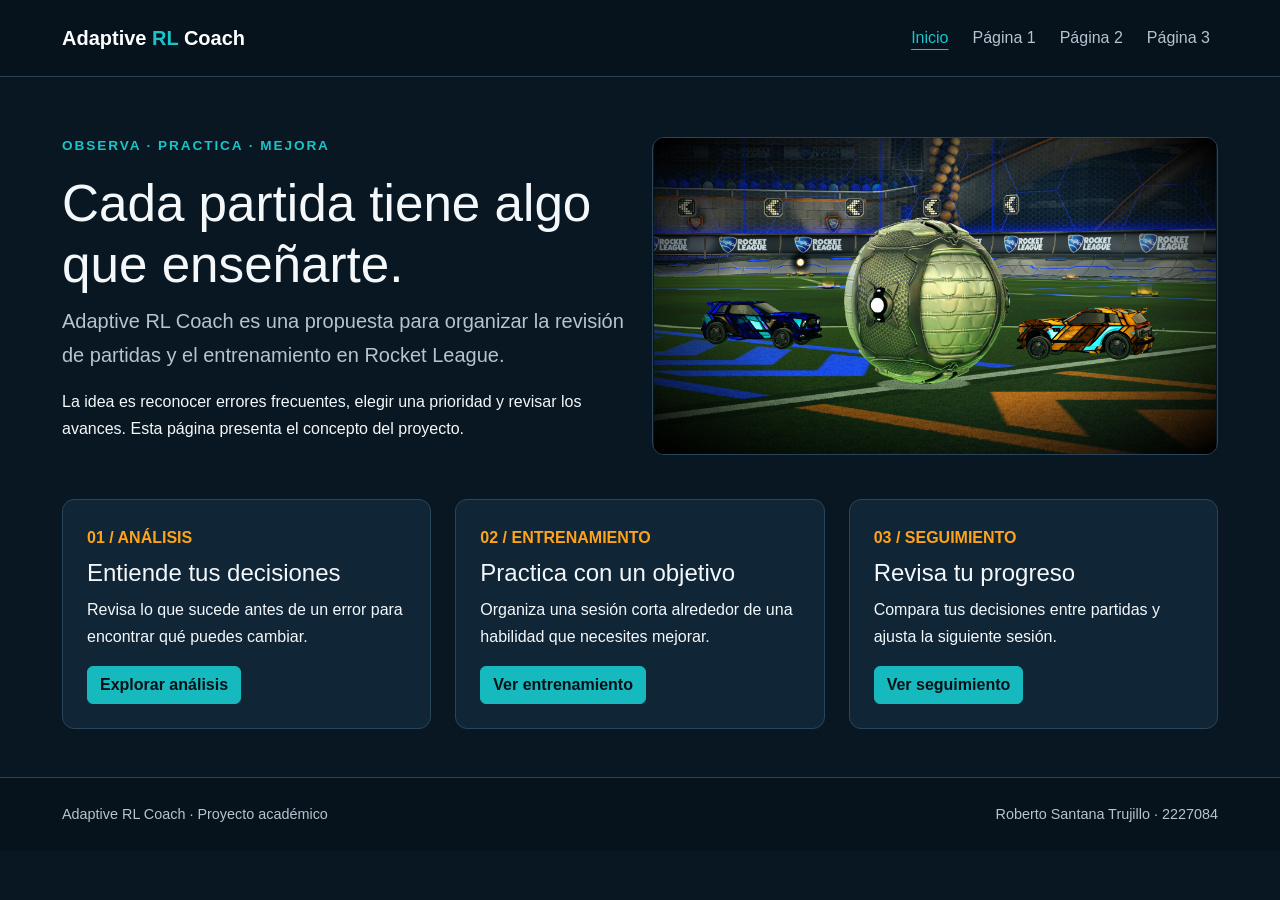
<file: index.html>
<!DOCTYPE html>
<html lang="es">
<head>
    <meta charset="UTF-8">
    <meta name="viewport" content="width=device-width, initial-scale=1.0">
    <meta name="description" content="Concepto de Adaptive RL Coach: revisión de partidas, entrenamiento y seguimiento en Rocket League.">
    <title>Inicio | Adaptive RL Coach</title>
    <link rel="stylesheet" href="vendor/bootstrap.min.css">
    <link rel="stylesheet" href="css/estilos.css">
</head>
<body>
    <!-- El menú se despliega con el botón en pantallas pequeñas. -->
    <nav class="navbar navbar-expand-md navbar-dark" aria-label="Navegación principal">
        <div class="container py-2">
            <a class="navbar-brand" href="index.html">Adaptive <span>RL</span> Coach</a>
            <button class="navbar-toggler" type="button" data-bs-toggle="collapse" data-bs-target="#menuPrincipal" aria-controls="menuPrincipal" aria-expanded="false" aria-label="Abrir o cerrar menú">
                <span class="navbar-toggler-icon"></span>
            </button>
            <div class="collapse navbar-collapse" id="menuPrincipal">
                <ul class="navbar-nav ms-auto gap-md-2">
                <li class="nav-item"><a class="nav-link active" href="index.html" aria-current="page">Inicio</a></li>
                <li class="nav-item"><a class="nav-link" href="pagina1.html">Página 1</a></li>
                <li class="nav-item"><a class="nav-link" href="pagina2.html">Página 2</a></li>
                <li class="nav-item"><a class="nav-link" href="pagina3.html">Página 3</a></li>
                </ul>
            </div>
        </div>
    </nav>
    <main class="container pb-5">
        <header class="portada portada-inicio">
            <div class="row align-items-center g-4">
                <div class="col-lg-6">
                    <div class="etiqueta">Observa · Practica · Mejora</div>
                    <h1 class="display-4 mt-3">Cada partida tiene algo que enseñarte.</h1>
                    <p class="lead texto-secundario">Adaptive RL Coach es una propuesta para organizar la revisión de partidas y el entrenamiento en Rocket League.</p>
                    <p>La idea es reconocer errores frecuentes, elegir una prioridad y revisar los avances. Esta página presenta el concepto del proyecto.</p>
                </div>
                <div class="col-lg-6">
                    <img src="images/replay-analysis.png" class="imagen-portada" alt="Dos autos frente al balón en una cancha de Rocket League" width="1920" height="1080">
                </div>
            </div>
        </header>
        <section class="row g-4" aria-label="Secciones del proyecto">
            <div class="col-md-4"><div class="panel h-100"><div class="numero">01 / ANÁLISIS</div><h2 class="h4 mt-2">Entiende tus decisiones</h2><p>Revisa lo que sucede antes de un error para encontrar qué puedes cambiar.</p><a class="btn btn-primary" href="pagina1.html">Explorar análisis</a></div></div>
            <div class="col-md-4"><div class="panel h-100"><div class="numero">02 / ENTRENAMIENTO</div><h2 class="h4 mt-2">Practica con un objetivo</h2><p>Organiza una sesión corta alrededor de una habilidad que necesites mejorar.</p><a class="btn btn-primary" href="pagina2.html">Ver entrenamiento</a></div></div>
            <div class="col-md-4"><div class="panel h-100"><div class="numero">03 / SEGUIMIENTO</div><h2 class="h4 mt-2">Revisa tu progreso</h2><p>Compara tus decisiones entre partidas y ajusta la siguiente sesión.</p><a class="btn btn-primary" href="pagina3.html">Ver seguimiento</a></div></div>
        </section>
    </main>
    <footer class="py-4">
        <div class="container d-flex flex-wrap justify-content-between gap-2">
            <span>Adaptive RL Coach · Proyecto académico</span>
            <span>Roberto Santana Trujillo · 2227084</span>
        </div>
    </footer>
    <!-- La biblioteca local permite usar el menú y los componentes sin internet. -->
    <script src="vendor/bootstrap.bundle.min.js"></script>
</body>
</html>
</file>
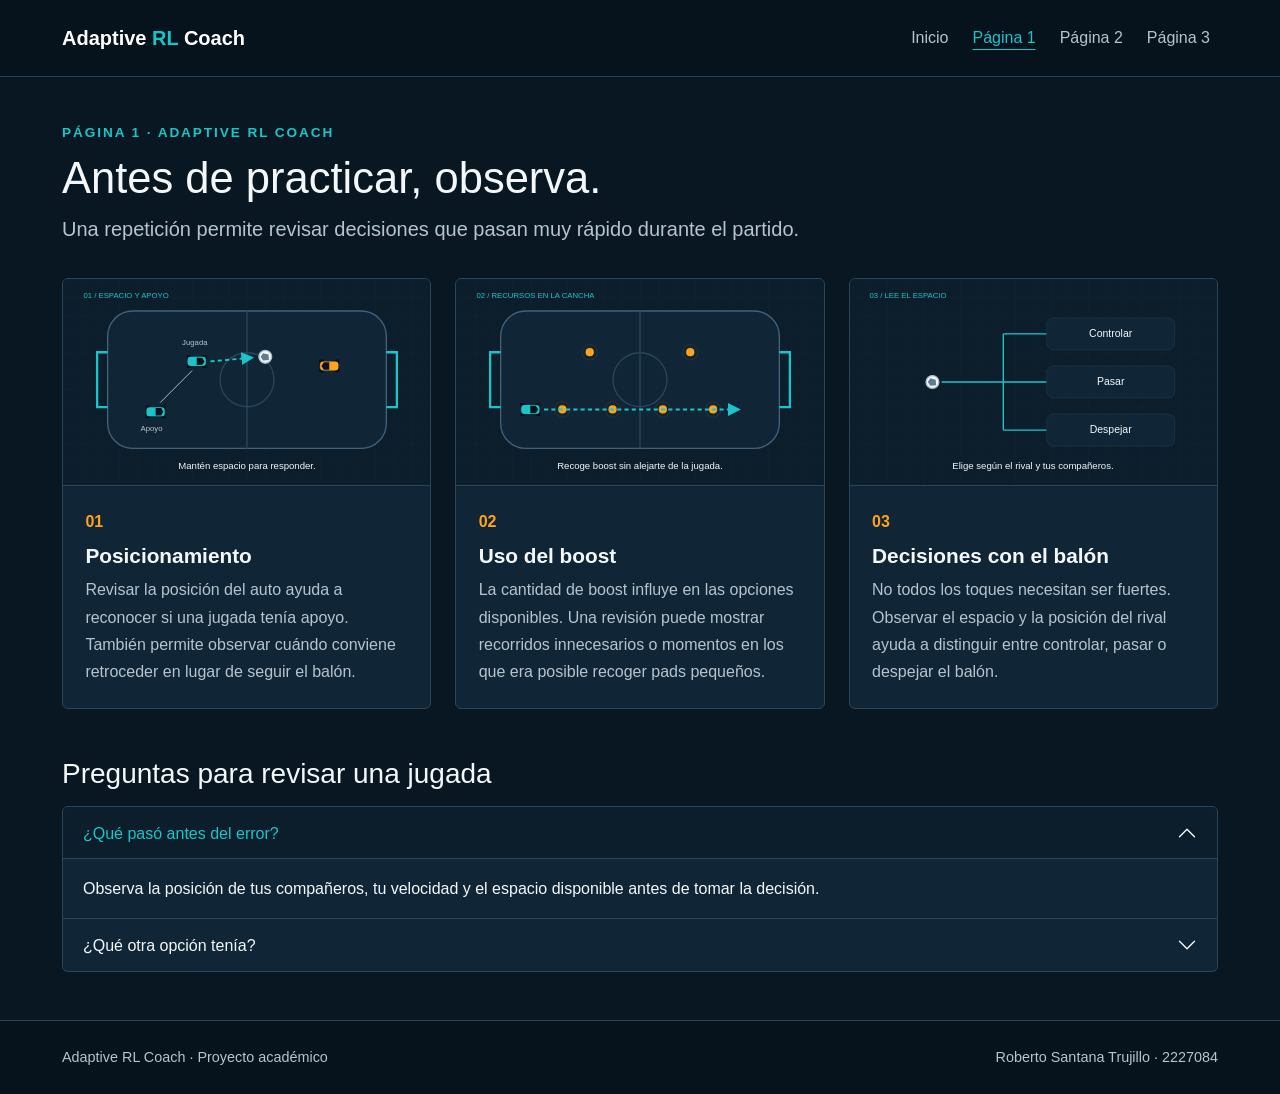
<file: pagina1.html>
<!DOCTYPE html>
<html lang="es">
<head>
    <meta charset="UTF-8">
    <meta name="viewport" content="width=device-width, initial-scale=1.0">
    <meta name="description" content="Concepto de Adaptive RL Coach: revisión de partidas, entrenamiento y seguimiento en Rocket League.">
    <title>Análisis de partidas | Adaptive RL Coach</title>
    <link rel="stylesheet" href="vendor/bootstrap.min.css">
    <link rel="stylesheet" href="css/estilos.css">
</head>
<body>
    <!-- El menú se despliega con el botón en pantallas pequeñas. -->
    <nav class="navbar navbar-expand-md navbar-dark" aria-label="Navegación principal">
        <div class="container py-2">
            <a class="navbar-brand" href="index.html">Adaptive <span>RL</span> Coach</a>
            <button class="navbar-toggler" type="button" data-bs-toggle="collapse" data-bs-target="#menuPrincipal" aria-controls="menuPrincipal" aria-expanded="false" aria-label="Abrir o cerrar menú">
                <span class="navbar-toggler-icon"></span>
            </button>
            <div class="collapse navbar-collapse" id="menuPrincipal">
                <ul class="navbar-nav ms-auto gap-md-2">
                <li class="nav-item"><a class="nav-link" href="index.html">Inicio</a></li>
                <li class="nav-item"><a class="nav-link active" href="pagina1.html" aria-current="page">Página 1</a></li>
                <li class="nav-item"><a class="nav-link" href="pagina2.html">Página 2</a></li>
                <li class="nav-item"><a class="nav-link" href="pagina3.html">Página 3</a></li>
                </ul>
            </div>
        </div>
    </nav>
    <main class="container pb-5">
        <header class="portada">
            <div class="etiqueta">Página 1 · Adaptive RL Coach</div>
            <h1 class="display-5 mt-2">Antes de practicar, observa.</h1>
            <p class="lead texto-secundario mb-0">Una repetición permite revisar decisiones que pasan muy rápido durante el partido.</p>
        </header>
        <!-- Componente Bootstrap: tarjetas. -->
        <section class="row g-4 mb-5" aria-label="Aspectos para revisar">
            <article class="col-md-4">
                <div class="card">
                    <img src="images/posicionamiento.svg" class="card-img-top" alt="Esquema de dos autos que mantienen espacio para apoyar una jugada" width="800" height="450">
                    <div class="card-body"><span class="numero">01</span><h2 class="card-title mt-2">Posicionamiento</h2><p class="card-text">Revisar la posición del auto ayuda a reconocer si una jugada tenía apoyo. También permite observar cuándo conviene retroceder en lugar de seguir el balón.</p></div>
                </div>
            </article>
            <article class="col-md-4">
                <div class="card">
                    <img src="images/boost.svg" class="card-img-top" alt="Ruta por pads pequeños de boost sin alejarse de la jugada" width="800" height="450">
                    <div class="card-body"><span class="numero">02</span><h2 class="card-title mt-2">Uso del boost</h2><p class="card-text">La cantidad de boost influye en las opciones disponibles. Una revisión puede mostrar recorridos innecesarios o momentos en los que era posible recoger pads pequeños.</p></div>
                </div>
            </article>
            <article class="col-md-4">
                <div class="card">
                    <img src="images/decisiones.svg" class="card-img-top" alt="Opciones de controlar, pasar o despejar al recibir el balón" width="800" height="450">
                    <div class="card-body"><span class="numero">03</span><h2 class="card-title mt-2">Decisiones con el balón</h2><p class="card-text">No todos los toques necesitan ser fuertes. Observar el espacio y la posición del rival ayuda a distinguir entre controlar, pasar o despejar el balón.</p></div>
                </div>
            </article>
        </section>
        <section aria-labelledby="preguntasRevision">
            <h2 id="preguntasRevision" class="h3 mb-3">Preguntas para revisar una jugada</h2>
            <!-- Componente Bootstrap: acordeón. -->
            <div class="accordion" id="revision">
                <div class="accordion-item">
                    <h3 class="accordion-header"><button class="accordion-button" type="button" data-bs-toggle="collapse" data-bs-target="#antes" aria-expanded="true" aria-controls="antes">¿Qué pasó antes del error?</button></h3>
                    <div id="antes" class="accordion-collapse collapse show" data-bs-parent="#revision"><div class="accordion-body">Observa la posición de tus compañeros, tu velocidad y el espacio disponible antes de tomar la decisión.</div></div>
                </div>
                <div class="accordion-item">
                    <h3 class="accordion-header"><button class="accordion-button collapsed" type="button" data-bs-toggle="collapse" data-bs-target="#alternativa" aria-expanded="false" aria-controls="alternativa">¿Qué otra opción tenía?</button></h3>
                    <div id="alternativa" class="accordion-collapse collapse" data-bs-parent="#revision"><div class="accordion-body">Busca una alternativa concreta: esperar, rotar hacia atrás, controlar el balón o dejar la jugada a un compañero mejor ubicado.</div></div>
                </div>
            </div>
        </section>
    </main>
    <footer class="py-4">
        <div class="container d-flex flex-wrap justify-content-between gap-2">
            <span>Adaptive RL Coach · Proyecto académico</span>
            <span>Roberto Santana Trujillo · 2227084</span>
        </div>
    </footer>
    <!-- La biblioteca local permite usar el menú y los componentes sin internet. -->
    <script src="vendor/bootstrap.bundle.min.js"></script>
</body>
</html>
</file>
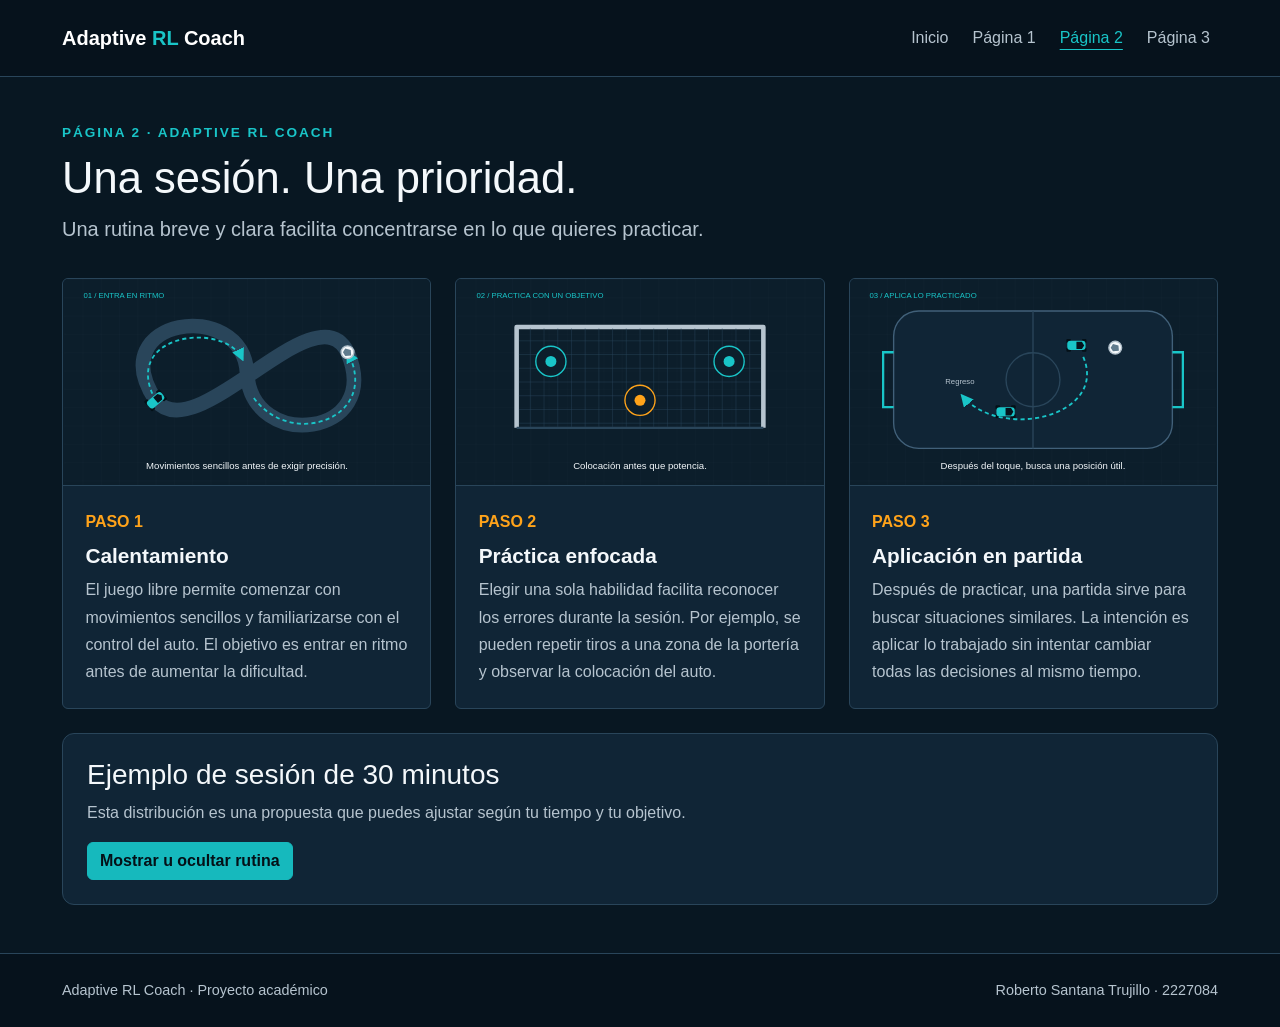
<file: pagina2.html>
<!DOCTYPE html>
<html lang="es">
<head>
    <meta charset="UTF-8">
    <meta name="viewport" content="width=device-width, initial-scale=1.0">
    <meta name="description" content="Concepto de Adaptive RL Coach: revisión de partidas, entrenamiento y seguimiento en Rocket League.">
    <title>Entrenamiento | Adaptive RL Coach</title>
    <link rel="stylesheet" href="vendor/bootstrap.min.css">
    <link rel="stylesheet" href="css/estilos.css">
</head>
<body>
    <!-- El menú se despliega con el botón en pantallas pequeñas. -->
    <nav class="navbar navbar-expand-md navbar-dark" aria-label="Navegación principal">
        <div class="container py-2">
            <a class="navbar-brand" href="index.html">Adaptive <span>RL</span> Coach</a>
            <button class="navbar-toggler" type="button" data-bs-toggle="collapse" data-bs-target="#menuPrincipal" aria-controls="menuPrincipal" aria-expanded="false" aria-label="Abrir o cerrar menú">
                <span class="navbar-toggler-icon"></span>
            </button>
            <div class="collapse navbar-collapse" id="menuPrincipal">
                <ul class="navbar-nav ms-auto gap-md-2">
                <li class="nav-item"><a class="nav-link" href="index.html">Inicio</a></li>
                <li class="nav-item"><a class="nav-link" href="pagina1.html">Página 1</a></li>
                <li class="nav-item"><a class="nav-link active" href="pagina2.html" aria-current="page">Página 2</a></li>
                <li class="nav-item"><a class="nav-link" href="pagina3.html">Página 3</a></li>
                </ul>
            </div>
        </div>
    </nav>
    <main class="container pb-5">
        <header class="portada">
            <div class="etiqueta">Página 2 · Adaptive RL Coach</div>
            <h1 class="display-5 mt-2">Una sesión. Una prioridad.</h1>
            <p class="lead texto-secundario mb-0">Una rutina breve y clara facilita concentrarse en lo que quieres practicar.</p>
        </header>
        <!-- Componente Bootstrap: tarjetas. -->
        <section class="row g-4 mb-4" aria-label="Partes de una sesión">
            <article class="col-md-4">
                <div class="card">
                    <img src="images/calentamiento.svg" class="card-img-top" alt="Ruta ilustrativa para practicar movimientos en juego libre" width="800" height="450">
                    <div class="card-body"><span class="numero">PASO 1</span><h2 class="card-title mt-2">Calentamiento</h2><p class="card-text">El juego libre permite comenzar con movimientos sencillos y familiarizarse con el control del auto. El objetivo es entrar en ritmo antes de aumentar la dificultad.</p></div>
                </div>
            </article>
            <article class="col-md-4">
                <div class="card">
                    <img src="images/precision.svg" class="card-img-top" alt="Portería con tres objetivos para practicar la colocación de tiros" width="800" height="450">
                    <div class="card-body"><span class="numero">PASO 2</span><h2 class="card-title mt-2">Práctica enfocada</h2><p class="card-text">Elegir una sola habilidad facilita reconocer los errores durante la sesión. Por ejemplo, se pueden repetir tiros a una zona de la portería y observar la colocación del auto.</p></div>
                </div>
            </article>
            <article class="col-md-4">
                <div class="card">
                    <img src="images/rotacion.svg" class="card-img-top" alt="Ruta de regreso a una posición de apoyo después de un toque" width="800" height="450">
                    <div class="card-body"><span class="numero">PASO 3</span><h2 class="card-title mt-2">Aplicación en partida</h2><p class="card-text">Después de practicar, una partida sirve para buscar situaciones similares. La intención es aplicar lo trabajado sin intentar cambiar todas las decisiones al mismo tiempo.</p></div>
                </div>
            </article>
        </section>
        <section class="panel" aria-labelledby="rutinaEjemplo">
            <h2 id="rutinaEjemplo" class="h3">Ejemplo de sesión de 30 minutos</h2>
            <p class="texto-secundario">Esta distribución es una propuesta que puedes ajustar según tu tiempo y tu objetivo.</p>
            <!-- Componente Bootstrap: collapse. -->
            <button class="btn btn-primary" type="button" data-bs-toggle="collapse" data-bs-target="#rutina" aria-expanded="false" aria-controls="rutina">Mostrar u ocultar rutina</button>
            <div class="collapse mt-3" id="rutina">
                <ol class="mb-0"><li>5 minutos de calentamiento en juego libre.</li><li>10 minutos de tiros con un objetivo de colocación.</li><li>10 minutos para aplicar la habilidad en una partida.</li><li>5 minutos para anotar un acierto y algo por mejorar.</li></ol>
            </div>
        </section>
    </main>
    <footer class="py-4">
        <div class="container d-flex flex-wrap justify-content-between gap-2">
            <span>Adaptive RL Coach · Proyecto académico</span>
            <span>Roberto Santana Trujillo · 2227084</span>
        </div>
    </footer>
    <!-- La biblioteca local permite usar el menú y los componentes sin internet. -->
    <script src="vendor/bootstrap.bundle.min.js"></script>
</body>
</html>
</file>
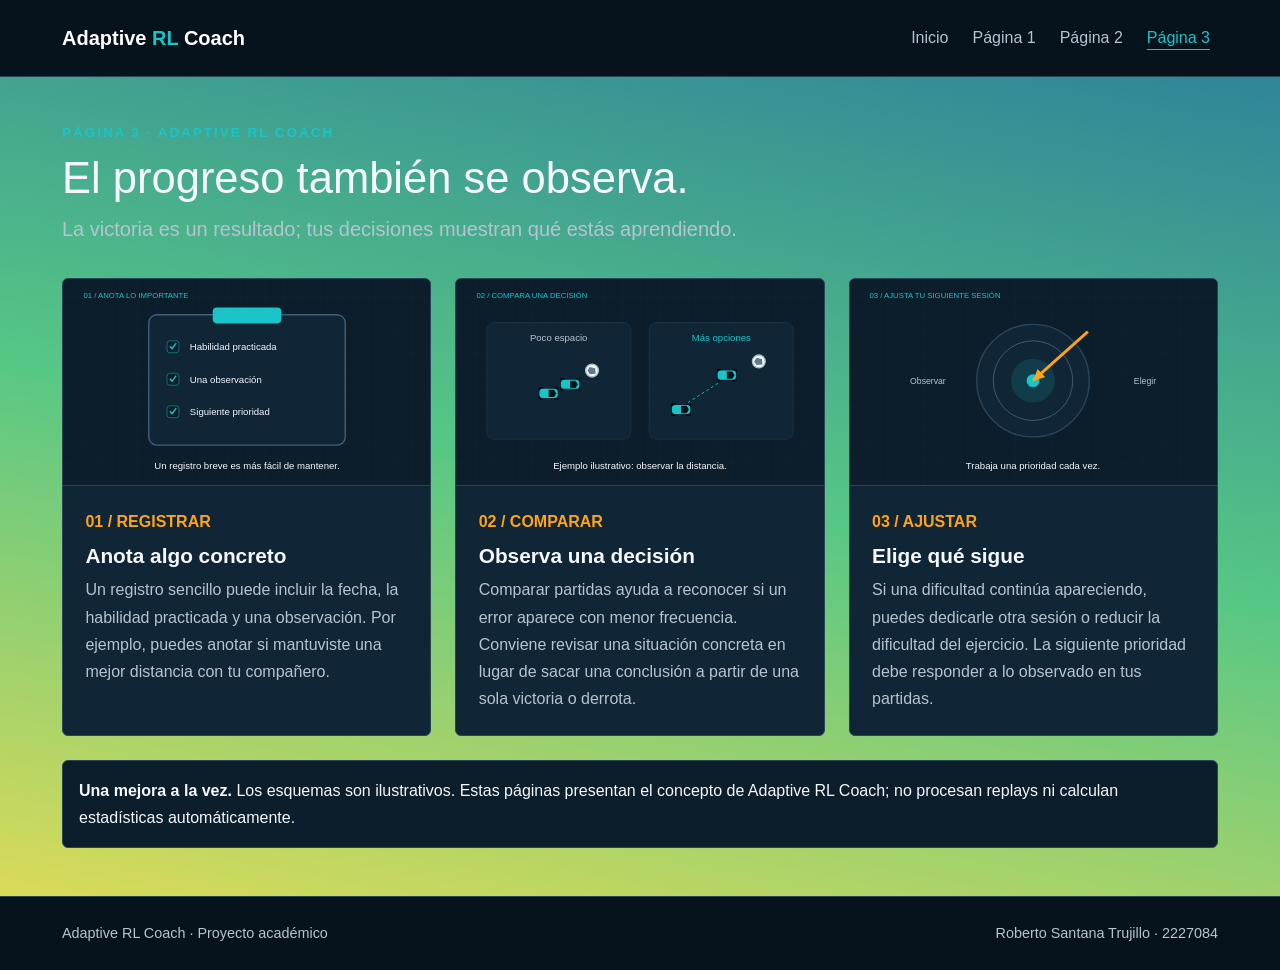
<file: pagina3.html>
<!DOCTYPE html>
<html lang="es">
<head>
    <meta charset="UTF-8">
    <meta name="viewport" content="width=device-width, initial-scale=1.0">
    <meta name="description" content="Concepto de Adaptive RL Coach: revisión de partidas, entrenamiento y seguimiento en Rocket League.">
    <title>Seguimiento | Adaptive RL Coach</title>
    <link rel="stylesheet" href="vendor/bootstrap.min.css">
    <link rel="stylesheet" href="css/estilos.css">
</head>
<body class="gradientbody">
    <!-- El menú se despliega con el botón en pantallas pequeñas. -->
    <nav class="navbar navbar-expand-md navbar-dark" aria-label="Navegación principal">
        <div class="container py-2">
            <a class="navbar-brand" href="index.html">Adaptive <span>RL</span> Coach</a>
            <button class="navbar-toggler" type="button" data-bs-toggle="collapse" data-bs-target="#menuPrincipal" aria-controls="menuPrincipal" aria-expanded="false" aria-label="Abrir o cerrar menú">
                <span class="navbar-toggler-icon"></span>
            </button>
            <div class="collapse navbar-collapse" id="menuPrincipal">
                <ul class="navbar-nav ms-auto gap-md-2">
                <li class="nav-item"><a class="nav-link" href="index.html">Inicio</a></li>
                <li class="nav-item"><a class="nav-link" href="pagina1.html">Página 1</a></li>
                <li class="nav-item"><a class="nav-link" href="pagina2.html">Página 2</a></li>
                <li class="nav-item"><a class="nav-link active" href="pagina3.html" aria-current="page">Página 3</a></li>
                </ul>
            </div>
        </div>
    </nav>
    <main class="container pb-5">
        <header class="portada">
            <div class="etiqueta">Página 3 · Adaptive RL Coach</div>
            <h1 class="display-5 mt-2">El progreso también se observa.</h1>
            <p class="lead texto-secundario mb-0">La victoria es un resultado; tus decisiones muestran qué estás aprendiendo.</p>
        </header>
        <!-- Tres imágenes visibles: cada tarjeta explica una parte del seguimiento. -->
        <section class="row g-4 mb-4" aria-label="Cómo revisar el progreso">
            <article class="col-md-4">
                <div class="card">
                    <img src="images/registro.svg" class="card-img-top" alt="Hoja de registro con una habilidad, una observación y una prioridad" width="800" height="450">
                    <div class="card-body">
                        <span class="numero">01 / REGISTRAR</span>
                        <h2 class="card-title mt-2">Anota algo concreto</h2>
                        <p class="card-text">Un registro sencillo puede incluir la fecha, la habilidad practicada y una observación. Por ejemplo, puedes anotar si mantuviste una mejor distancia con tu compañero.</p>
                    </div>
                </div>
            </article>
            <article class="col-md-4">
                <div class="card">
                    <img src="images/comparacion.svg" class="card-img-top" alt="Comparación ilustrativa entre dos autos juntos y dos autos con espacio para apoyarse" width="800" height="450">
                    <div class="card-body">
                        <span class="numero">02 / COMPARAR</span>
                        <h2 class="card-title mt-2">Observa una decisión</h2>
                        <p class="card-text">Comparar partidas ayuda a reconocer si un error aparece con menor frecuencia. Conviene revisar una situación concreta en lugar de sacar una conclusión a partir de una sola victoria o derrota.</p>
                    </div>
                </div>
            </article>
            <article class="col-md-4">
                <div class="card">
                    <img src="images/prioridad.svg" class="card-img-top" alt="Un objetivo que representa la prioridad de la siguiente sesión" width="800" height="450">
                    <div class="card-body">
                        <span class="numero">03 / AJUSTAR</span>
                        <h2 class="card-title mt-2">Elige qué sigue</h2>
                        <p class="card-text">Si una dificultad continúa apareciendo, puedes dedicarle otra sesión o reducir la dificultad del ejercicio. La siguiente prioridad debe responder a lo observado en tus partidas.</p>
                    </div>
                </div>
            </article>
        </section>
        <!-- Componente Bootstrap: alerta. -->
        <div class="alert alert-info mb-0" role="note">
            <strong>Una mejora a la vez.</strong> Los esquemas son ilustrativos. Estas páginas presentan el concepto de Adaptive RL Coach; no procesan replays ni calculan estadísticas automáticamente.
        </div>
    </main>
    <footer class="py-4">
        <div class="container d-flex flex-wrap justify-content-between gap-2">
            <span>Adaptive RL Coach · Proyecto académico</span>
            <span>Roberto Santana Trujillo · 2227084</span>
        </div>
    </footer>
    <!-- La biblioteca local permite usar el menú y los componentes sin internet. -->
    <script src="vendor/bootstrap.bundle.min.js"></script>
</body>
</html>
</file>
<file: css/estilos.css>
/* Paleta de Adaptive RL Coach. Bootstrap se carga antes de este archivo. */
body {
    background-color: #081722;
    color: #f4f8fb;
    font-family: Arial, sans-serif;
    line-height: 1.7;
}
.gradientbody{
    background: #2A7B9B;
    background: linear-gradient(191deg,rgba(42, 123, 155, 1) 0%, rgba(87, 199, 133, 1) 50%, rgba(237, 221, 83, 1) 100%);
    color: #f4f8fb;
    font-family: Arial, sans-serif;
    line-height: 1.7;
}
.navbar, footer { background-color: #06121c; }
.navbar { border-bottom: 1px solid #29455a; }
.navbar-brand { font-weight: bold; }
.navbar-brand span, .etiqueta { color: #19c5c8; }
.navbar .nav-link { color: #b6c4cf; }
.navbar .nav-link:hover, .navbar .nav-link:focus { color: #f4f8fb; }
.navbar .nav-link.active { color: #19c5c8; text-decoration: underline; text-underline-offset: 6px; }
main { min-height: 75vh; }
.portada { padding-top: 2.75rem; padding-bottom: 2rem; }
h1, h2, h3 { font-weight: bold; line-height: 1.2; }
img { max-width: 100%; height: auto; }
.container { max-width: 1180px; }
.card-body { padding: 1.4rem; }
.card-text { color: #b6c4cf; }
.display-4 { font-size: clamp(2.4rem, 4vw, 3.5rem); }
.display-5 { font-size: clamp(2rem, 3.4vw, 2.8rem); }
.lead { max-width: 760px; }
.imagen-portada { aspect-ratio: 16 / 9; object-fit: contain; }
.portada-inicio { padding-top: 3.5rem; padding-bottom: 2.5rem; }
.ruta { padding: 1rem 0; color: #b6c4cf; }
.ruta span { color: #19c5c8; }
@media (min-width: 992px) { .portada-inicio .row { min-height: 350px; } }
.etiqueta { font-size: .85rem; font-weight: bold; letter-spacing: .12rem; text-transform: uppercase; }
.texto-secundario, .pie-imagen { color: #b6c4cf; }
.imagen-portada { width: 100%; height: auto; border-radius: 12px; border: 1px solid #29455a; }
.panel, .card { background-color: #102536; color: #f4f8fb; border: 1px solid #29455a; }
.panel { padding: 1.5rem; border-radius: 12px; }
.card { height: 100%; overflow: hidden; }
.card-img-top { display: block; width: 100%; height: auto; aspect-ratio: 16 / 9; object-fit: contain; background-color: #0c1e2b; border-bottom: 1px solid #29455a; }
.card-title { font-size: 1.3rem; }
.btn-primary { background-color: #16b9bd; border-color: #16b9bd; color: #041017; font-weight: bold; }
.btn-primary:hover, .btn-primary:focus { background-color: #34d1d3; border-color: #34d1d3; color: #041017; }
.btn-outline-light { border-color: #aebdc8; }
.numero { color: #ffa31a; font-weight: bold; }
.separador { border-top: 1px solid #29455a; }
.accordion { --bs-accordion-bg: #102536; --bs-accordion-color: #f4f8fb; --bs-accordion-border-color: #29455a; --bs-accordion-btn-bg: #102536; --bs-accordion-btn-color: #f4f8fb; --bs-accordion-active-bg: #0c1e2b; --bs-accordion-active-color: #19c5c8; }
.accordion-button::after { filter: brightness(0) invert(1); }
.alert-info { background-color: #0c1e2b; border-color: #29455a; color: #f4f8fb; }
footer { border-top: 1px solid #29455a; color: #b6c4cf; font-size: .9rem; }
a:focus-visible, button:focus-visible { outline: 3px solid #ffa31a; outline-offset: 4px; }
@media (max-width: 767px) {
    .portada { padding-top: 2rem; padding-bottom: 2rem; }
    .navbar-brand { font-size: 1rem; }
}
</file>
